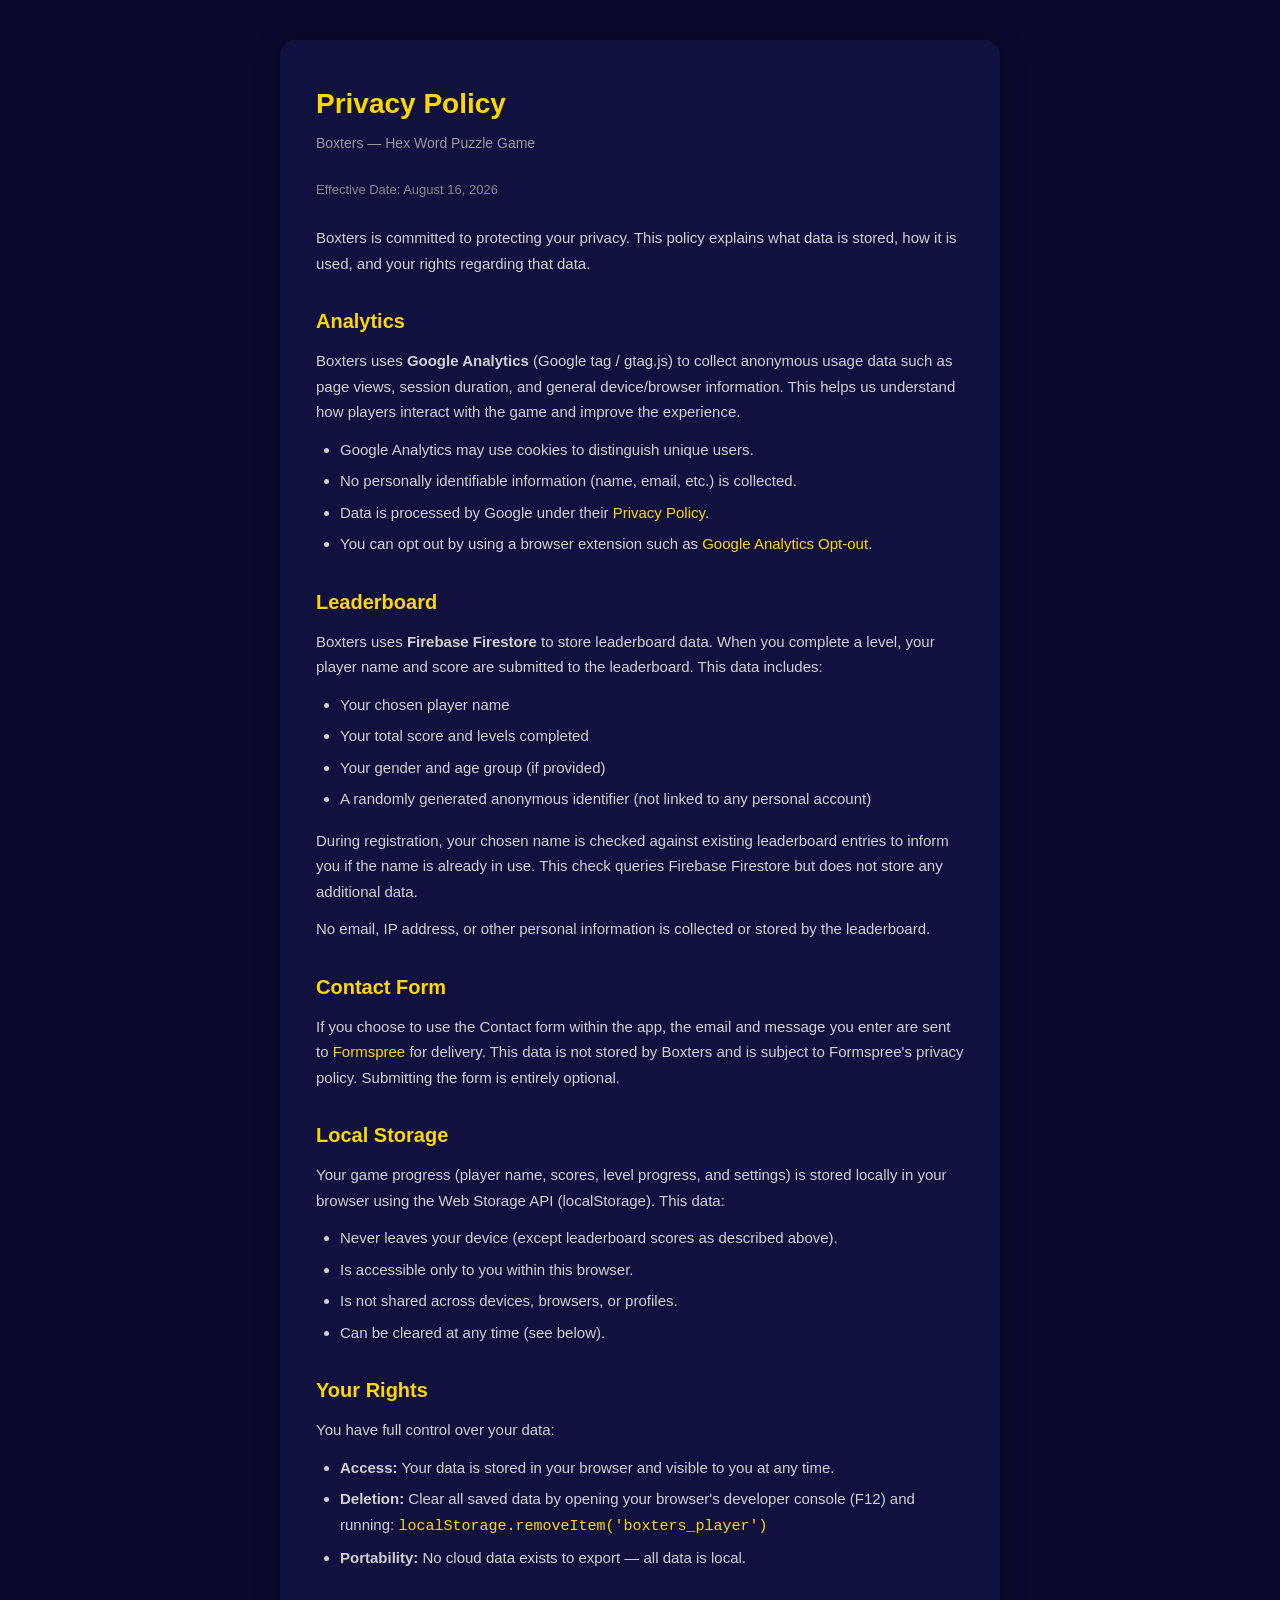
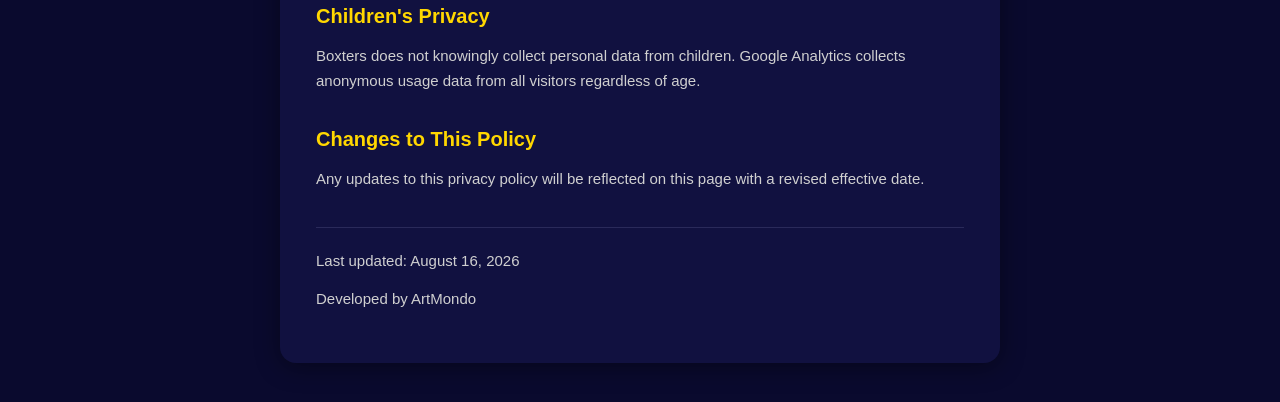
<file: privacy.html>
<!DOCTYPE html>
<html lang="en">
<head>
    <meta charset="UTF-8">
    <meta name="viewport" content="width=device-width, initial-scale=1.0">
    <title>Boxters — Privacy Policy</title>
    <style>
        * { margin: 0; padding: 0; box-sizing: border-box; }
        body {
            font-family: -apple-system, BlinkMacSystemFont, 'Segoe UI', Roboto, 'Helvetica Neue', Arial, sans-serif;
            background: #0a0a2e;
            color: #e0e0e0;
            line-height: 1.7;
            padding: 40px 20px;
        }
        .container {
            max-width: 720px;
            margin: 0 auto;
            background: #111140;
            border-radius: 16px;
            padding: 40px 36px;
            box-shadow: 0 4px 24px rgba(0,0,0,0.4);
        }
        h1 {
            font-size: 28px;
            color: #ffd700;
            margin-bottom: 4px;
        }
        .app-name {
            font-size: 14px;
            color: #999;
            margin-bottom: 24px;
        }
        .effective-date {
            font-size: 13px;
            color: #888;
            margin-bottom: 24px;
        }
        h2 {
            font-size: 20px;
            color: #ffd700;
            margin-top: 28px;
            margin-bottom: 10px;
        }
        p {
            font-size: 15px;
            margin-bottom: 12px;
            color: #d0d0d0;
        }
        ul {
            margin: 8px 0 16px 24px;
        }
        li {
            font-size: 15px;
            color: #d0d0d0;
            margin-bottom: 6px;
        }
        a {
            color: #ffd700;
            text-decoration: none;
        }
        a:hover {
            text-decoration: underline;
        }
        .footer {
            margin-top: 36px;
            padding-top: 20px;
            border-top: 1px solid #2a2a5a;
            font-size: 13px;
            color: #666;
        }
        @media (max-width: 480px) {
            .container { padding: 24px 20px; }
            h1 { font-size: 24px; }
            h2 { font-size: 18px; }
        }
    </style>
</head>
<body>
    <div class="container">
        <h1>Privacy Policy</h1>
        <p class="app-name">Boxters — Hex Word Puzzle Game</p>
        <p class="effective-date">Effective Date: August 16, 2026</p>

        <p>Boxters is committed to protecting your privacy. This policy explains what data is stored, how it is used, and your rights regarding that data.</p>

        <h2>Analytics</h2>
        <p>Boxters uses <strong>Google Analytics</strong> (Google tag / gtag.js) to collect anonymous usage data such as page views, session duration, and general device/browser information. This helps us understand how players interact with the game and improve the experience.</p>
        <ul>
            <li>Google Analytics may use cookies to distinguish unique users.</li>
            <li>No personally identifiable information (name, email, etc.) is collected.</li>
            <li>Data is processed by Google under their <a href="https://policies.google.com/privacy" target="_blank" rel="noopener">Privacy Policy</a>.</li>
            <li>You can opt out by using a browser extension such as <a href="https://tools.google.com/dlpage/gaoptout" target="_blank" rel="noopener">Google Analytics Opt-out</a>.</li>
        </ul>

        <h2>Leaderboard</h2>
        <p>Boxters uses <strong>Firebase Firestore</strong> to store leaderboard data. When you complete a level, your player name and score are submitted to the leaderboard. This data includes:</p>
        <ul>
            <li>Your chosen player name</li>
            <li>Your total score and levels completed</li>
            <li>Your gender and age group (if provided)</li>
            <li>A randomly generated anonymous identifier (not linked to any personal account)</li>
        </ul>
        <p>During registration, your chosen name is checked against existing leaderboard entries to inform you if the name is already in use. This check queries Firebase Firestore but does not store any additional data.</p>
        <p>No email, IP address, or other personal information is collected or stored by the leaderboard.</p>

        <h2>Contact Form</h2>
        <p>If you choose to use the Contact form within the app, the email and message you enter are sent to <a href="https://formspree.io" target="_blank" rel="noopener">Formspree</a> for delivery. This data is not stored by Boxters and is subject to Formspree's privacy policy. Submitting the form is entirely optional.</p>

        <h2>Local Storage</h2>
        <p>Your game progress (player name, scores, level progress, and settings) is stored locally in your browser using the Web Storage API (localStorage). This data:</p>
        <ul>
            <li>Never leaves your device (except leaderboard scores as described above).</li>
            <li>Is accessible only to you within this browser.</li>
            <li>Is not shared across devices, browsers, or profiles.</li>
            <li>Can be cleared at any time (see below).</li>
        </ul>

        <h2>Your Rights</h2>
        <p>You have full control over your data:</p>
        <ul>
            <li><strong>Access:</strong> Your data is stored in your browser and visible to you at any time.</li>
            <li><strong>Deletion:</strong> Clear all saved data by opening your browser's developer console (F12) and running: <code style="color:#ffd700;">localStorage.removeItem('boxters_player')</code></li>
            <li><strong>Portability:</strong> No cloud data exists to export &mdash; all data is local.</li>
        </ul>

        <h2>Children's Privacy</h2>
        <p>Boxters does not knowingly collect personal data from children. Google Analytics collects anonymous usage data from all visitors regardless of age.</p>

        <h2>Changes to This Policy</h2>
        <p>Any updates to this privacy policy will be reflected on this page with a revised effective date.</p>

        <div class="footer">
            <p>Last updated: August 16, 2026</p>
            <p>Developed by ArtMondo</p>
        </div>
    </div>
</body>
</html>
</file>
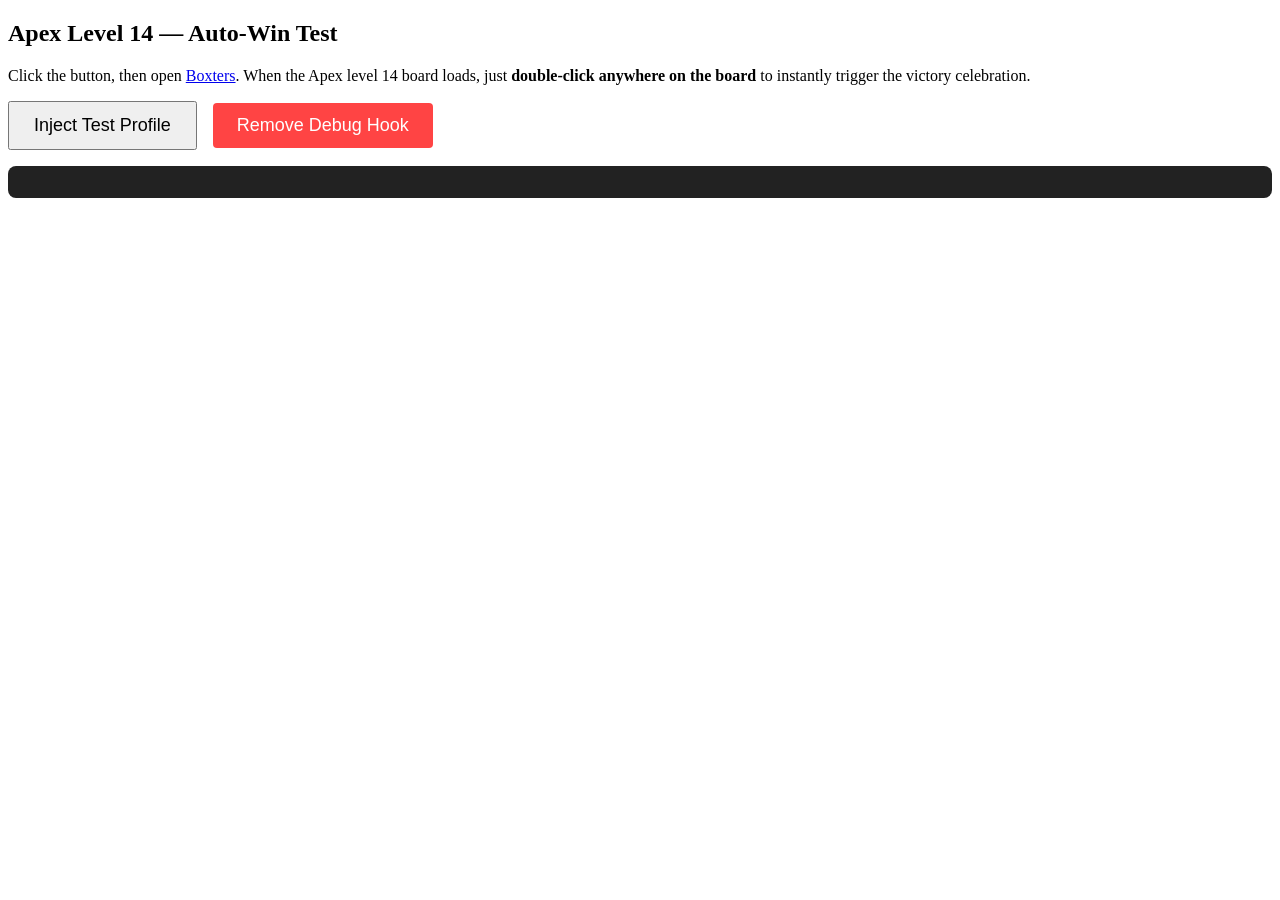
<file: test-apex-profile.html>
<!DOCTYPE html>
<html>
<head><title>Inject Apex Test Profile</title></head>
<body>
<h2>Apex Level 14 — Auto-Win Test</h2>
<p>Click the button, then open <a href="index.html">Boxters</a>. When the Apex level 14 board loads, just <strong>double-click anywhere on the board</strong> to instantly trigger the victory celebration.</p>
<button id="inject" style="font-size:18px; padding:12px 24px; cursor:pointer;">Inject Test Profile</button>
<button id="remove" style="font-size:18px; padding:12px 24px; cursor:pointer; margin-left:12px; background:#f44; color:white; border:none; border-radius:4px;">Remove Debug Hook</button>
<pre id="output" style="margin-top:16px; background:#222; color:#0f0; padding:16px; border-radius:8px; max-height:500px; overflow:auto;"></pre>
<script>
document.getElementById('inject').onclick = function() {
    const profile = {
        name: "TestApex",
        createdAt: "2026-08-01T00:00:00.000Z",
        totalScore: 45000,
        bestScore: 1200,
        levelsCompleted: 69,
        gamesPlayed: 80,
        currentLevels: { simple: 13, clear: 27, chain: 41, illuminate: 55, apex: 69 },
        highestLevels: { simple: 13, clear: 27, chain: 41, illuminate: 55, apex: 69 },
        unlockedModes: ["simple", "clear", "chain", "illuminate", "apex"],
        celebratedModes: ["simple", "clear", "chain", "illuminate"],
        cooldownUntil: null,
        sessionActive: false,
        isInGauntlet: false,
        lastMode: "apex",
        gender: "",
        ageGroup: ""
    };

    localStorage.setItem('boxters_player', JSON.stringify(profile));
    localStorage.removeItem('boxters_board_state_apex');

    // Set debug flag so main.js knows to enable the double-click cheat
    localStorage.setItem('boxters_debug_autowin', 'true');

    document.getElementById('output').textContent =
        'Profile injected with auto-win debug hook!\n\n' +
        'Now open index.html and click Play.\n' +
        'Double-click anywhere on the board to instantly win.\n\n' +
        'Click "Remove Debug Hook" when done testing.';
};

document.getElementById('remove').onclick = function() {
    localStorage.removeItem('boxters_debug_autowin');
    document.getElementById('output').textContent = 'Debug hook removed. Game will play normally.';
};
</script>
</body>
</html>
</file>
